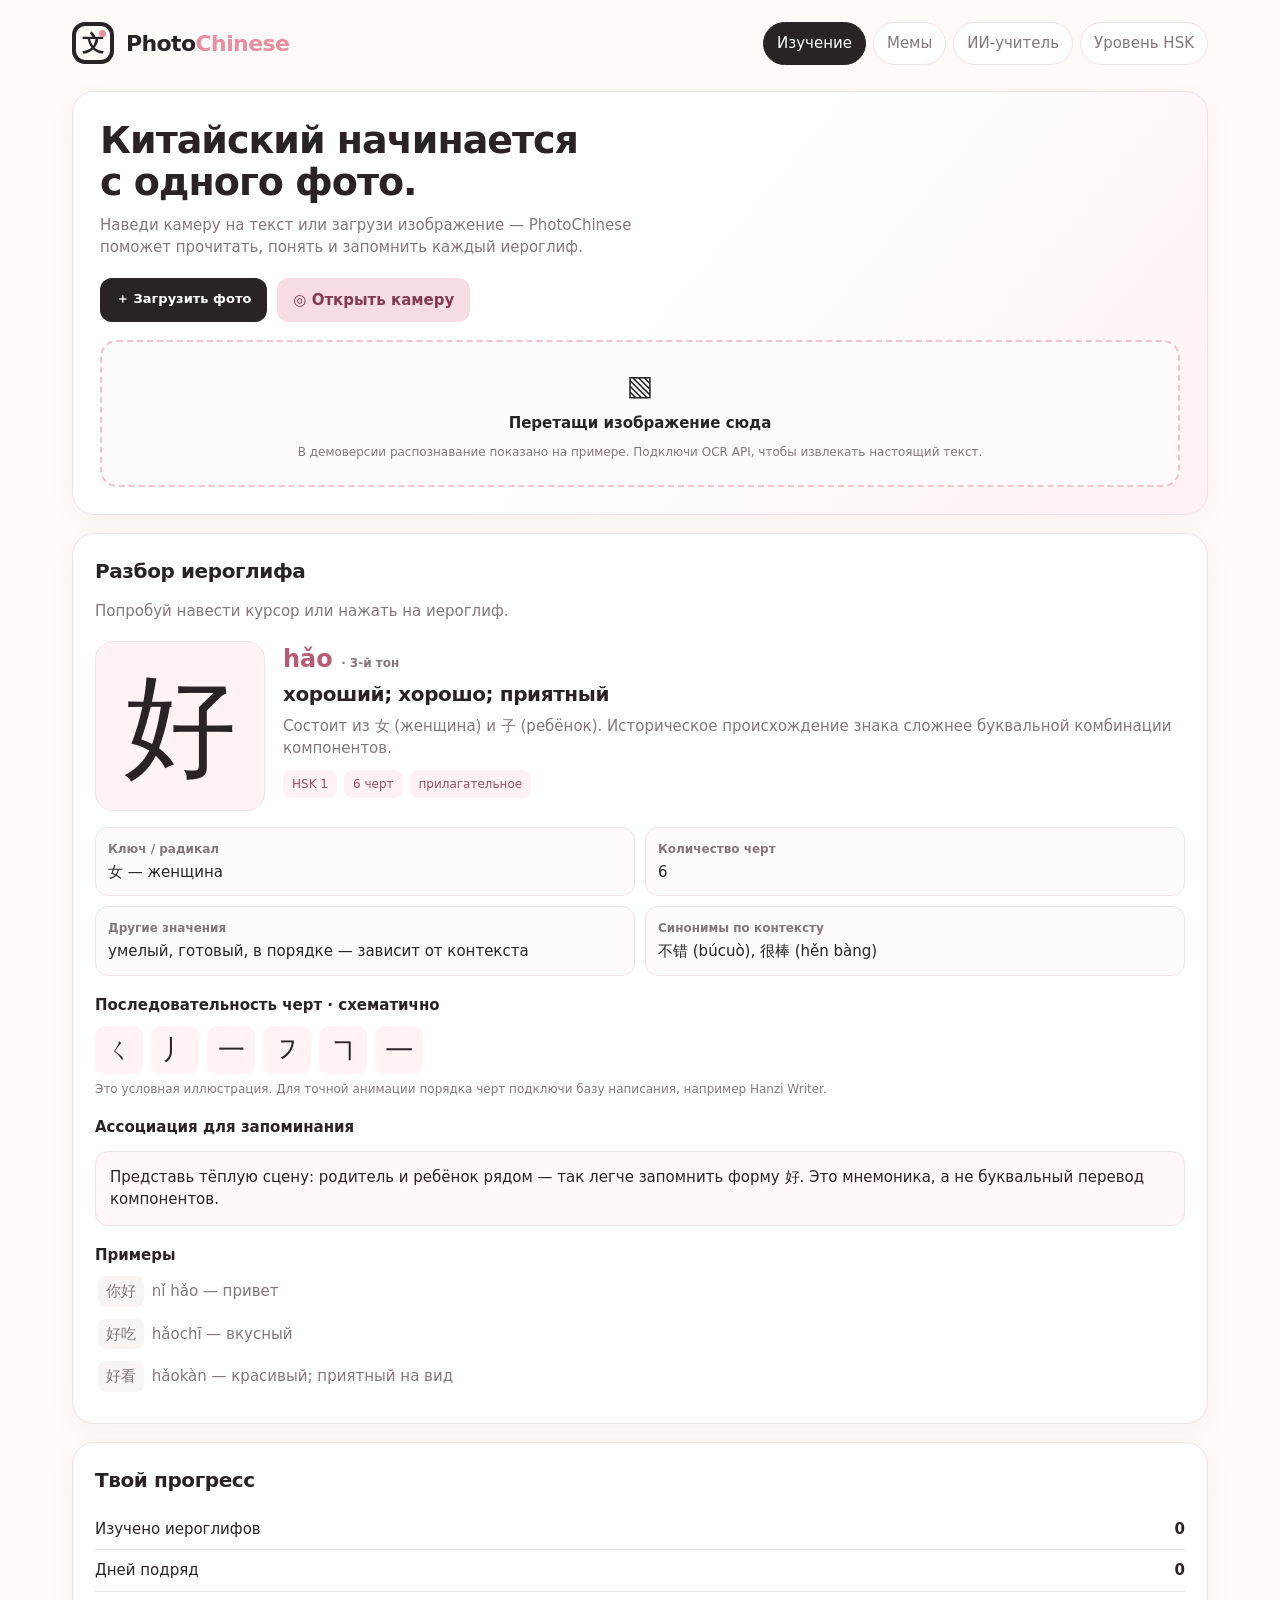
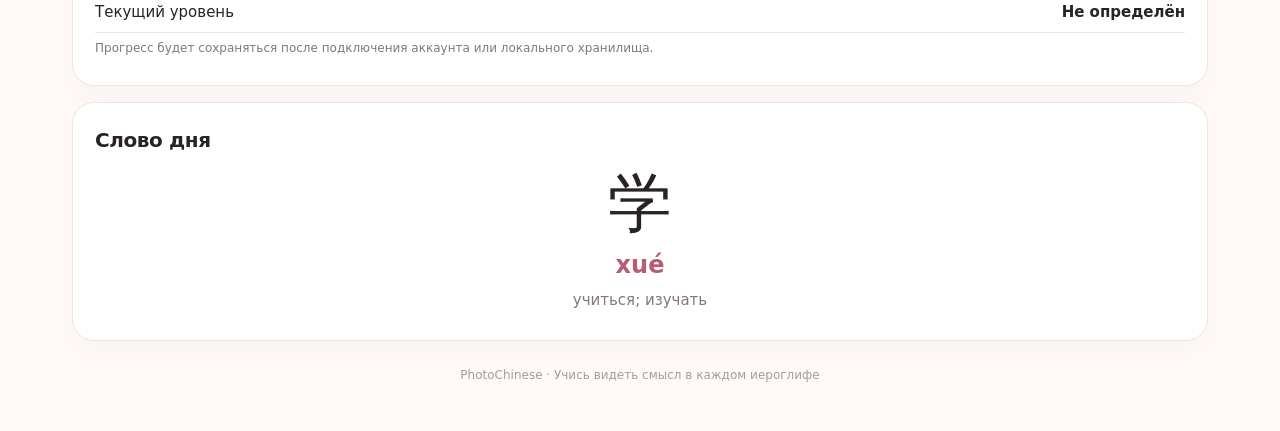
<file: photochinese_prototype-2.html>
<!DOCTYPE html>
<html lang="ru">
<head>
<meta charset="UTF-8" />
<meta name="viewport" content="width=device-width, initial-scale=1.0" />
<title>PhotoChinese — учи китайский через фото</title>
<style>
:root{--ink:#292326;--pink:#e98da1;--pink2:#f8dce3;--cream:#fffaf8;--muted:#83777b;--line:#f0e3e5;--white:#fff}
*{box-sizing:border-box} body{margin:0;background:var(--cream);color:var(--ink);font:15px/1.5 Inter,system-ui,-apple-system,Segoe UI,sans-serif}
button,input,textarea{font:inherit} button{cursor:pointer;border:0}
.app{max-width:1180px;margin:auto;padding:22px}
header{display:flex;align-items:center;justify-content:space-between;gap:16px;margin-bottom:26px}
.brand{display:flex;align-items:center;gap:12px;font-weight:800;font-size:22px;letter-spacing:-.6px}
.logo{width:42px;height:42px;border:4px solid var(--ink);border-radius:13px;display:grid;place-items:center;position:relative;font-size:22px}
.logo:after{content:"";position:absolute;width:7px;height:7px;background:var(--pink);border-radius:50%;right:4px;top:4px}
.brand span{color:var(--pink)}
nav{display:flex;gap:7px;flex-wrap:wrap}
nav button,.pill{background:#fff;border:1px solid var(--line);padding:9px 13px;border-radius:999px;color:var(--muted)}
nav button.active{background:var(--ink);color:white;border-color:var(--ink)}
main{display:grid;grid-template-columns: minmax(0,1.45fr) minmax(280px,.8fr);gap:20px}
.panel{background:white;border:1px solid var(--line);border-radius:22px;padding:22px;box-shadow:0 8px 30px #4a25300a}
h1{font-size:clamp(25px,4vw,38px);line-height:1.12;letter-spacing:-1px;margin:0 0 10px}
h2{font-size:20px;margin:0 0 14px;letter-spacing:-.4px}
h3{font-size:15px;margin:0 0 7px}
p{margin:6px 0;color:var(--muted)}
.hero{padding:27px;background:linear-gradient(130deg,#fff 50%,#fff0f3)}
.hero p{max-width:600px}
.actions{display:flex;gap:10px;flex-wrap:wrap;margin-top:19px}
.primary,.secondary{padding:11px 16px;border-radius:12px;font-weight:700}
.primary{background:var(--ink);color:white}.secondary{background:var(--pink2);color:#813d50}
.drop{margin-top:18px;border:2px dashed #edc5cf;border-radius:17px;padding:23px;text-align:center;background:#fffafb}
.drop strong{display:block;margin:5px 0}
.drop input{display:none}
.small{font-size:12px;color:var(--muted)}
.section{margin-top:18px}
.char-layout{display:grid;grid-template-columns:170px 1fr;gap:18px;align-items:start}
.big-char{height:170px;border-radius:18px;background:#fff3f6;display:grid;place-items:center;font-family:serif;font-size:112px;color:var(--ink);border:1px solid var(--line)}
.pinyin{font-size:24px;font-weight:800;color:#b65d73}
.tags{display:flex;gap:7px;flex-wrap:wrap;margin-top:10px}
.tag{background:#fff2f5;color:#925066;padding:5px 9px;border-radius:8px;font-size:12px}
.info-grid{display:grid;grid-template-columns:repeat(2,1fr);gap:10px;margin-top:16px}
.info{padding:12px;background:#fffafb;border:1px solid var(--line);border-radius:13px}
.info b{display:block;font-size:12px;color:var(--muted);margin-bottom:3px}
.strokes{display:flex;gap:8px;flex-wrap:wrap;margin-top:10px}
.stroke{width:48px;height:48px;border-radius:10px;background:#fff3f6;display:grid;place-items:center;font:27px serif}
.word{display:inline-block;padding:4px 8px;border-radius:8px;background:#f8f4f3;margin:3px}
.side{display:flex;flex-direction:column;gap:16px}
.stat{display:flex;justify-content:space-between;padding:9px 0;border-bottom:1px solid var(--line)}
.stat:last-child{border:0}
select,textarea,input[type=text]{width:100%;border:1px solid var(--line);border-radius:12px;padding:11px;background:white;color:var(--ink);outline-color:var(--pink)}
textarea{min-height:105px;resize:vertical}
label{font-weight:700;font-size:13px;display:block;margin:12px 0 6px}
.result{background:#fff7f9;border:1px solid var(--line);padding:14px;border-radius:13px;margin-top:12px;white-space:pre-wrap}
.teacher{display:grid;grid-template-columns:repeat(3,1fr);gap:8px}
.teacher button{border:1px solid var(--line);background:white;border-radius:12px;padding:10px 5px;color:var(--muted)}
.teacher button.chosen{border:2px solid var(--pink);background:#fff5f7;color:var(--ink);font-weight:700}
.quiz-option{display:block;width:100%;text-align:left;background:#fff;border:1px solid var(--line);border-radius:12px;padding:11px;margin:8px 0}
.quiz-option:hover{border-color:var(--pink)}
footer{text-align:center;color:#a69a9e;font-size:12px;padding:25px}
[hidden]{display:none!important}
@media(max-width:800px){main{grid-template-columns:1fr}.char-layout{grid-template-columns:120px 1fr}.big-char{height:130px;font-size:85px}.app{padding:14px}header{align-items:flex-start;flex-direction:column}}
@media(max-width:420px){.char-layout{grid-template-columns:1fr}.big-char{height:145px}.info-grid{grid-template-columns:1fr}}
</style>
</head>
<body>
<div class="app">
<header>
  <div class="brand"><div class="logo">文</div><div>Photo<span>Chinese</span></div></div>
  <nav aria-label="Разделы">
    <button class="active" data-tab="learn">Изучение</button>
    <button data-tab="meme">Мемы</button>
    <button data-tab="coach">ИИ-учитель</button>
    <button data-tab="hsk">Уровень HSK</button>
  </nav>
</header>

<section id="learn" class="tab">
  <div class="panel hero">
    <h1>Китайский начинается<br>с одного фото.</h1>
    <p>Наведи камеру на текст или загрузи изображение — PhotoChinese поможет прочитать, понять и запомнить каждый иероглиф.</p>
    <div class="actions">
      <label class="primary" for="photo" style="margin:0;cursor:pointer">＋ Загрузить фото</label>
      <button class="secondary" id="cameraBtn">◎ Открыть камеру</button>
      <input id="photo" type="file" accept="image/*" hidden>
    </div>
    <div class="drop" id="drop">
      <div style="font-size:28px">▧</div><strong>Перетащи изображение сюда</strong>
      <span class="small">В демоверсии распознавание показано на примере. Подключи OCR API, чтобы извлекать настоящий текст.</span>
      <div id="fileName" class="small"></div>
    </div>
  </div>
  <div class="panel section">
    <h2>Разбор иероглифа</h2>
    <p>Попробуй навести курсор или нажать на иероглиф.</p>
    <div class="char-layout section">
      <button class="big-char" id="mainChar" title="Нажми, чтобы узнать больше">好</button>
      <div>
        <div class="pinyin">hǎo <span class="small">· 3-й тон</span></div>
        <h2 style="margin:2px 0">хороший; хорошо; приятный</h2>
        <p>Состоит из 女 (женщина) и 子 (ребёнок). Историческое происхождение знака сложнее буквальной комбинации компонентов.</p>
        <div class="tags"><span class="tag">HSK 1</span><span class="tag">6 черт</span><span class="tag">прилагательное</span></div>
      </div>
    </div>
    <div class="info-grid">
      <div class="info"><b>Ключ / радикал</b>女 — женщина</div>
      <div class="info"><b>Количество черт</b>6</div>
      <div class="info"><b>Другие значения</b>умелый, готовый, в порядке — зависит от контекста</div>
      <div class="info"><b>Синонимы по контексту</b>不错 (búcuò), 很棒 (hěn bàng)</div>
    </div>
    <div class="section">
      <h3>Последовательность черт · схематично</h3>
      <div class="strokes" aria-label="Пример черт">
        <div class="stroke">ㄑ</div><div class="stroke">丿</div><div class="stroke">一</div><div class="stroke">㇇</div><div class="stroke">㇕</div><div class="stroke">㇐</div>
      </div>
      <p class="small">Это условная иллюстрация. Для точной анимации порядка черт подключи базу написания, например Hanzi Writer.</p>
    </div>
    <div class="section">
      <h3>Ассоциация для запоминания</h3>
      <div class="result">Представь тёплую сцену: родитель и ребёнок рядом — так легче запомнить форму 好. Это мнемоника, а не буквальный перевод компонентов.</div>
    </div>
    <div class="section">
      <h3>Примеры</h3>
      <p><span class="word">你好</span> nǐ hǎo — привет</p>
      <p><span class="word">好吃</span> hǎochī — вкусный</p>
      <p><span class="word">好看</span> hǎokàn — красивый; приятный на вид</p>
    </div>
  </div>
</section>

<section id="meme" class="tab" hidden>
  <div class="panel">
    <h1>Переведи мем 🇨🇳</h1>
    <p>Вставь китайский текст с картинки или загрузи изображение. Перевод должен учитывать сленг, шутки и интернет-контекст.</p>
    <label for="memeText">Китайский текст</label>
    <textarea id="memeText" placeholder="Например: 这也太好笑了吧！"></textarea>
    <div class="actions"><button class="primary" id="translateBtn">Перевести и объяснить</button></div>
    <div id="memeResult" class="result" hidden></div>
    <p class="small">Для перевода реальных мемов подключи OCR для изображения и LLM для контекстного объяснения. Не отправляй личные данные.</p>
  </div>
</section>

<section id="coach" class="tab" hidden>
  <div class="panel">
    <h1>Твой ИИ-учитель</h1>
    <p>Выбери стиль обратной связи. Режим меняет тон и строгость объяснений, но не точность проверки.</p>
    <label>Стиль преподавателя</label>
    <div class="teacher" id="teacherChoices">
      <button data-teacher="strict">😐<br>Суперстрогий</button>
      <button data-teacher="balanced" class="chosen">🙂<br>Средний</button>
      <button data-teacher="kind">🌸<br>Добрый</button>
    </div>
    <label for="studentText">Напиши предложение на китайском</label>
    <textarea id="studentText" placeholder="Например: 我喜欢学习中文。"></textarea>
    <div class="actions"><button class="primary" id="checkBtn">Проверить ошибки</button></div>
    <div id="coachResult" class="result" hidden></div>
    <p class="small">Демо-проверка показывает пример ответа. Для полноценной грамматики, естественности и персональных рекомендаций подключи языковую модель через защищённый сервер.</p>
  </div>
</section>

<section id="hsk" class="tab" hidden>
  <div class="panel">
    <h1>Определи свой HSK</h1>
    <p>Короткий стартовый тест поможет приблизительно оценить уровень. Это не официальный экзамен.</p>
    <div id="quiz">
      <h2 id="question">1. Что означает 朋友 (péngyou)?</h2>
      <div id="options">
        <button class="quiz-option" data-correct="false">Учитель</button>
        <button class="quiz-option" data-correct="true">Друг</button>
        <button class="quiz-option" data-correct="false">Семья</button>
      </div>
      <div class="actions"><button class="primary" id="nextQuestion">Следующий вопрос</button></div>
      <div id="quizFeedback" class="small"></div>
    </div>
    <div id="hskResult" class="result" hidden></div>
  </div>
</section>

<aside class="side section">
  <div class="panel">
    <h2>Твой прогресс</h2>
    <div class="stat"><span>Изучено иероглифов</span><b>0</b></div>
    <div class="stat"><span>Дней подряд</span><b>0</b></div>
    <div class="stat"><span>Текущий уровень</span><b>Не определён</b></div>
    <p class="small">Прогресс будет сохраняться после подключения аккаунта или локального хранилища.</p>
  </div>
  <div class="panel">
    <h2>Слово дня</h2>
    <div style="font:64px/1.1 serif;text-align:center;margin:8px">学</div>
    <div class="pinyin" style="text-align:center">xué</div>
    <p style="text-align:center">учиться; изучать</p>
  </div>
</aside>
</main>
<footer>PhotoChinese · Учись видеть смысл в каждом иероглифе</footer>
</div>
<script>
const tabs = document.querySelectorAll('nav button');
tabs.forEach(btn => btn.addEventListener('click', () => {
  tabs.forEach(b => b.classList.toggle('active', b === btn));
  document.querySelectorAll('.tab').forEach(s => s.hidden = s.id !== btn.dataset.tab);
}));
const photo = document.getElementById('photo');
photo.addEventListener('change', () => {
  if(photo.files[0]) document.getElementById('fileName').textContent = 'Выбрано: ' + photo.files[0].name + ' — OCR пока не подключён.';
});
document.getElementById('drop').addEventListener('dragover',e=>{e.preventDefault();e.currentTarget.style.background='#fff1f4'});
document.getElementById('drop').addEventListener('dragleave',e=>e.currentTarget.style.background='#fffafb');
document.getElementById('drop').addEventListener('drop',e=>{
  e.preventDefault();e.currentTarget.style.background='#fffafb';
  const f=e.dataTransfer.files[0]; if(f && f.type.startsWith('image/')) document.getElementById('fileName').textContent='Выбрано: '+f.name+' — OCR пока не подключён.';
});
document.getElementById('cameraBtn').onclick=()=>alert('Для доступа к камере нужна отдельная реализация захвата изображения и OCR.');
document.getElementById('mainChar').onclick=()=>alert('好 · hǎo · хороший / хорошо · радикал 女 · 6 черт');
document.getElementById('translateBtn').onclick=()=>{
  const t=document.getElementById('memeText').value.trim(), r=document.getElementById('memeResult');
  r.hidden=false;
  r.textContent=t ? 'Демо-перевод для фразы «'+t+'»:\n«Это так смешно!» (пример для 这也太好笑了吧！)\n\nПодключи AI API, чтобы перевод строился по введённому тексту, с разбором сленга и контекста.' : 'Сначала введи китайский текст.';
};
let teacher='balanced';
document.querySelectorAll('#teacherChoices button').forEach(b=>b.onclick=()=>{
  teacher=b.dataset.teacher;
  document.querySelectorAll('#teacherChoices button').forEach(x=>x.classList.toggle('chosen',x===b));
});
document.getElementById('checkBtn').onclick=()=>{
  const t=document.getElementById('studentText').value.trim(), r=document.getElementById('coachResult');
  r.hidden=false;
  if(!t){r.textContent='Напиши предложение, и учитель сможет его проверить.';return;}
  const intro={strict:'Проверка завершена. Будь внимательнее к структуре предложения.',balanced:'Хорошая попытка! Разберём предложение спокойно.',kind:'Здорово, что практикуешься! Давай посмотрим вместе.'};
  r.textContent=intro[teacher]+'\n\nТвой текст: '+t+'\n\nДемонстрационный режим: автоматическая проверка грамматики пока не подключена. После интеграции ИИ здесь появятся исправленная версия, объяснение каждой ошибки и похожее упражнение.';
};
const questions=[
 {q:'1. Что означает 朋友 (péngyou)?',o:['Учитель','Друг','Семья'],a:1},
 {q:'2. Выбери правильный перевод 我是学生。',o:['Я студент.','Я учитель.','Я дома.'],a:0},
 {q:'3. Что означает 因为 (yīnwèi)?',o:['Поэтому','Потому что','Хотя'],a:1},
 {q:'4. Выбери фразу «Если будет время, я пойду».',o:['如果有时间，我就去。','我昨天去了。','我不喜欢这个。'],a:0},
 {q:'5. Что означает 虽然…但是…?',o:['Не только… но и…','Хотя… но…','Сначала… потом…'],a:1}
];
let qi=0,score=0,answered=false;
function renderQ(){
 const q=questions[qi];document.getElementById('question').textContent=q.q;
 const box=document.getElementById('options');box.innerHTML='';
 q.o.forEach((v,i)=>{const b=document.createElement('button');b.className='quiz-option';b.textContent=v;b.onclick=()=>{
 if(answered)return;answered=true;if(i===q.a)score++;
 document.getElementById('quizFeedback').textContent=i===q.a?'Верно!':'Не совсем. Правильный ответ: '+q.o[q.a];
 [...box.children].forEach((x,j)=>{x.style.borderColor=j===q.a?'#70ad88':j===i?'#d98798':'';});
 };box.appendChild(b)});
 document.getElementById('quizFeedback').textContent='Вопрос '+(qi+1)+' из '+questions.length;answered=false;
}
document.getElementById('nextQuestion').onclick=()=>{
 if(!answered){document.getElementById('quizFeedback').textContent='Сначала выбери ответ.';return}
 qi++;
 if(qi<questions.length)renderQ();
 else{
  document.getElementById('quiz').hidden=true;
  const level=score<=1?'Начальный уровень — начни с HSK 1':score<=3?'Примерно HSK 2–3':'Примерно HSK 3–4';
  const out=document.getElementById('hskResult');out.hidden=false;
  out.textContent='Твой результат: '+score+' из '+questions.length+'.\n'+level+'.\n\nЭто очень короткий ознакомительный тест. Для точной оценки нужны задания на аудирование, чтение, лексику и грамматику.';
 }
};
renderQ();
</script>
</body>
</html>
</file>
